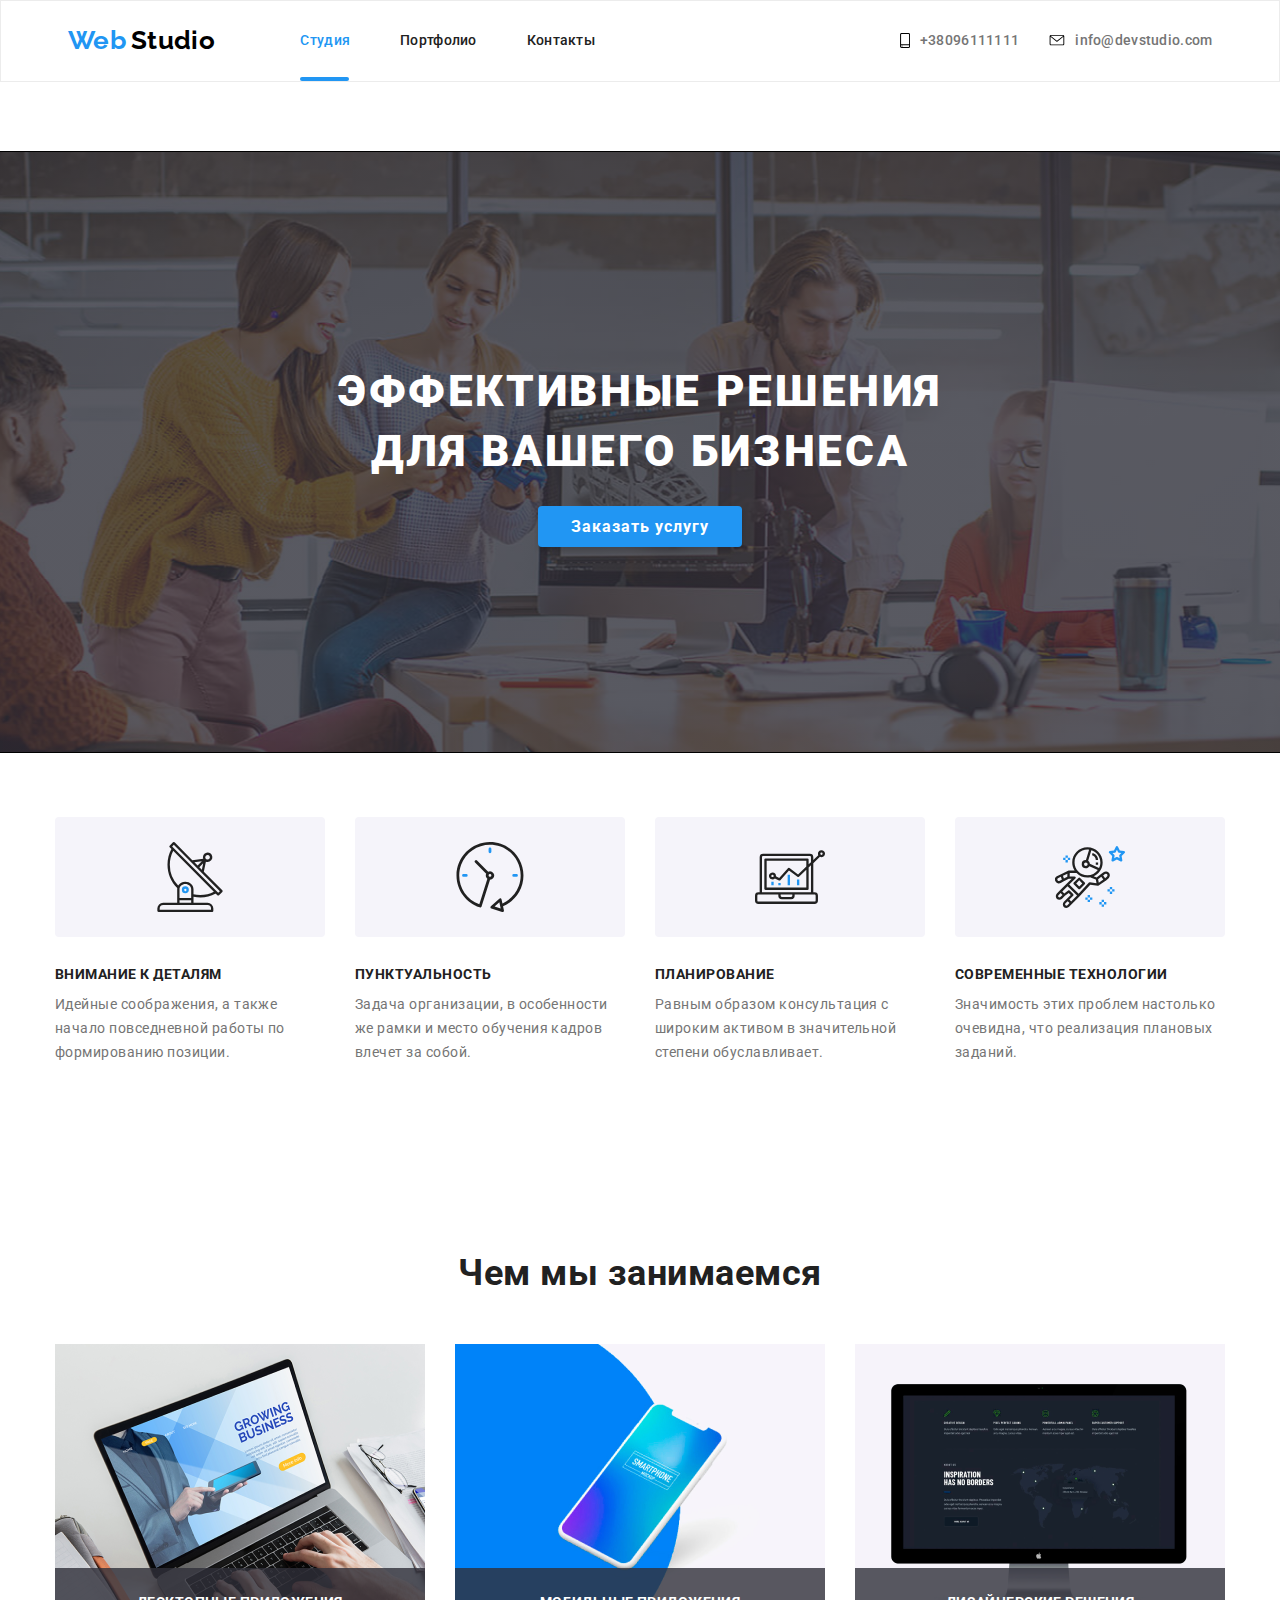
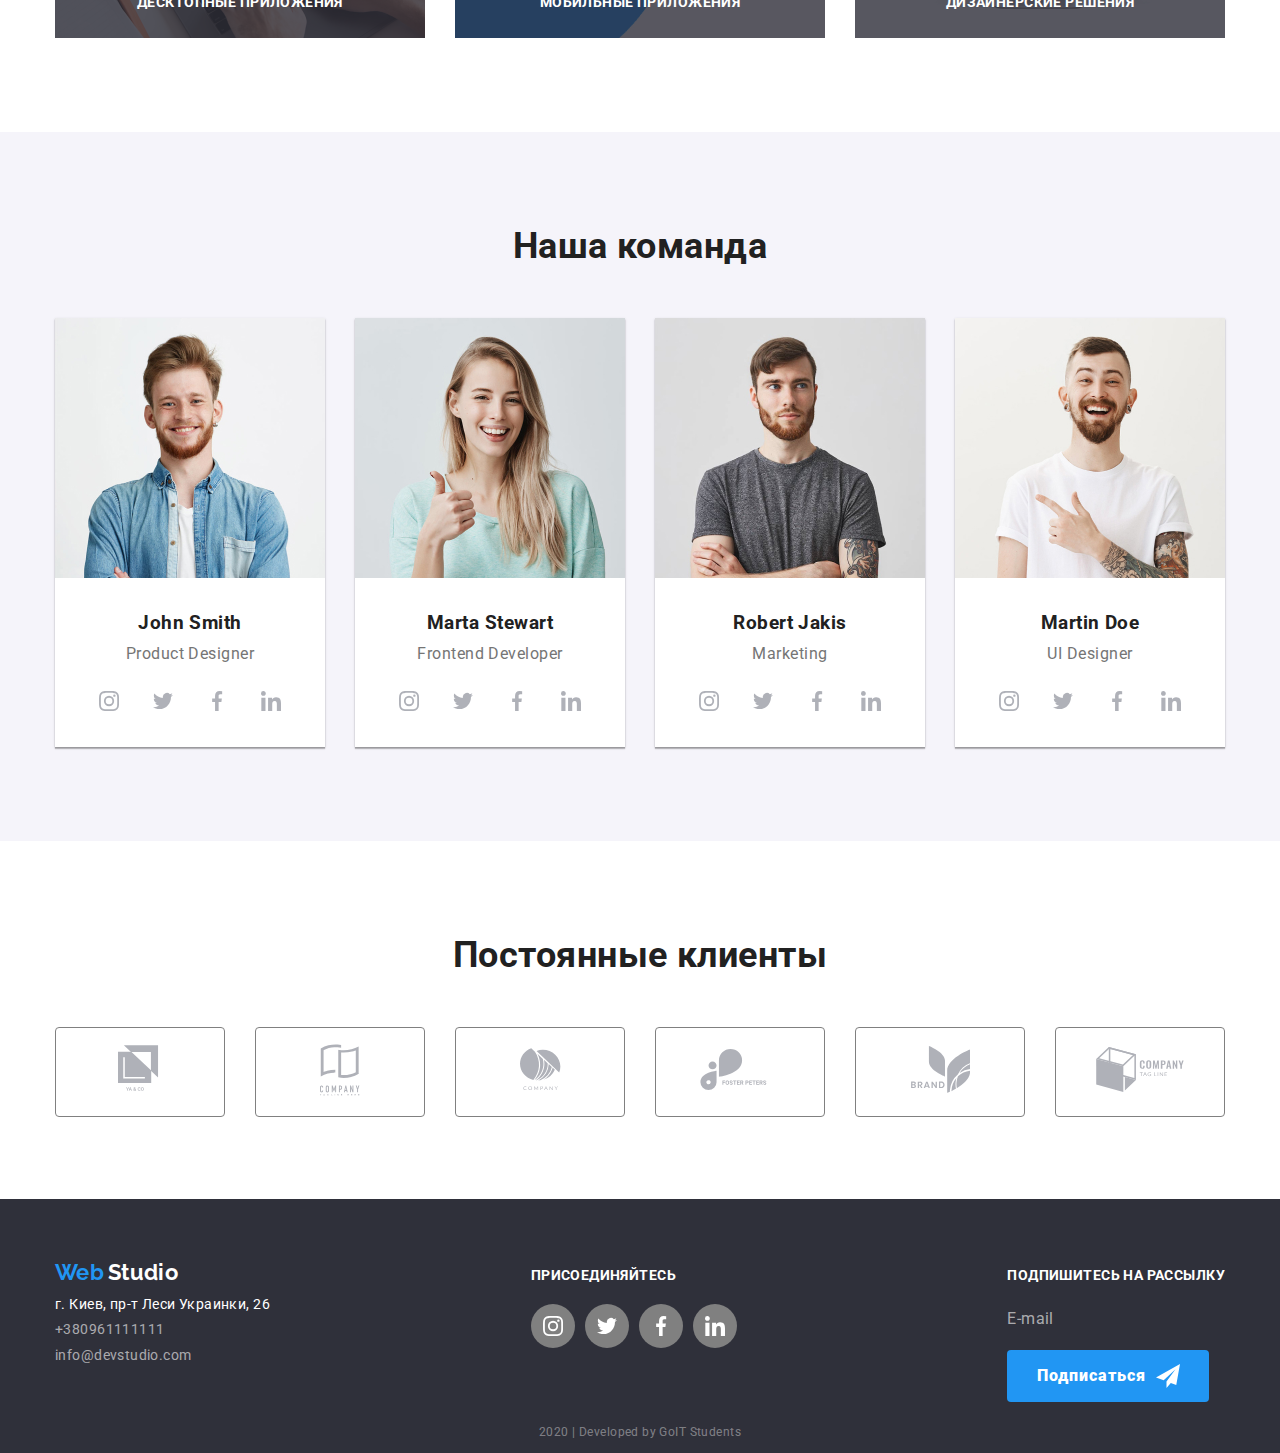
<file: index.html>
<!DOCTYPE html>
<html lang="en">
  <head>
    <meta charset="UTF-8" />
    <meta name="viewport" content="width=device-width, initial-scale=1.0" />
    <title>Document</title>
    <link
      href="https://fonts.googleapis.com/css2?family=Raleway:wght@700&family=Roboto:wght@400;500;700;900&display=swap"
      rel="stylesheet"
    />
    <link
      rel="stylesheet"
      href="https://cdnjs.cloudflare.com/ajax/libs/modern-normalize/0.6.0/modern-normalize.min.css"
    />
    <link rel="stylesheet" href="./css/styles.css" />
  </head>
  <body>
    <header>
      <div class="container main-container">
        <nav class="nav">
          <a href="/" class="logo-header">
            <span class="logo-header-blue">Web</span>
            <span class="logo-header-black">Studio</span>
          </a>
          <ul class="site-nav list">
            <li class="item">
              <a href="" class="link current-studio">Студия</a>
            </li>
            <li class="item">
              <a href="./portfolio.html" class="link">Портфолио</a>
            </li>
            <li class="item"><a href="" class="link">Контакты</a></li>
          </ul>
        </nav>
        <address class="contact">
          <a href="tel:+3809611111111" class="contact-link">
            <svg class="ico-n" width="10" height="15">
              <use href="./image/sprite.svg#smartphone"></use>
            </svg>
            +38096111111</a
          >
          <a class="contact-link" href="mailto:info@devstudio.com">
            <svg class="ico-n" width="16" height="11">
              <use href="./image/sprite.svg#envelope"></use>
            </svg>
            info@devstudio.com
          </a>
        </address>
      </div>
    </header>
    <main>
      <div class="overlay">
        <section class="hero">
          <h1 class="hero-title list">
            Эффективные решения <br />
            для вашего бизнеса
          </h1>
          <a href="" class="button-hero">Заказать услугу</a>
        </section>
      </div>
      <section class="section">
        <div class="container">
          <h2 class="section-title">Преимущества</h2>
          <ul class="feature-list list">
            <li class="item">
              <div class="rectangle">
                <svg class="feature-icone" width="70" height="70">
                  <use href="./image/sprite.svg#antenna-1"></use>
                </svg>
              </div>
              <h3 class="title">Внимание к деталям</h3>
              <p class="text-featute">
                Идейные соображения, а также начало повседневной работы по
                формированию позиции.
              </p>
            </li>
            <li class="item">
              <div class="rectangle">
                <svg class="feature-icone" width="70" height="70">
                  <use href="./image/sprite.svg#clock-1"></use>
                </svg>
              </div>
              <h3 class="title">Пунктуальность</h3>
              <p class="text-featute">
                Задача организации, в особенности же рамки и место обучения
                кадров влечет за собой.
              </p>
            </li>
            <li class="item">
              <div class="rectangle">
                <svg class="feature-icone" width="70" height="70">
                  <use href="./image/sprite.svg#diagram-1"></use>
                </svg>
              </div>
              <h3 class="title">Планирование</h3>
              <p class="text-featute">
                Равным образом консультация с широким активом в значительной
                степени обуславливает.
              </p>
            </li>
            <li class="item">
              <div class="rectangle">
                <svg class="feature-icone" width="70" height="70">
                  <use href="./image/sprite.svg#astronaut-1"></use>
                </svg>
              </div>
              <h3 class="title">Современные технологии</h3>
              <p class="text-featute">
                Значимость этих проблем настолько очевидна, что реализация
                плановых заданий.
              </p>
            </li>
          </ul>
        </div>
      </section>
      <section class="section">
        <div class="container">
          <h2 class="section-title-studio">Чем мы занимаемся</h2>
          <ul class="work-list list">
            <li class="item">
              <a href="">
                <img
                  class="work"
                  src="image/img.png"
                  alt="laptop"
                  width="370"
                />
              </a>
              <h3 class="title-work-text">Десктопные приложения</h3>
            </li>
            <li class="item">
              <a href="">
                <img class="work" src="image/box.png" alt="phone" width="370" />
              </a>
              <h3 class="title-work-text">Мобильные приложения</h3>
            </li>
            <li class="item">
              <a href="">
                <img
                  class="work"
                  src="image/img1.png"
                  alt="monitor"
                  width="370"
                />
              </a>
              <h3 class="title-work-text">Дизайнерские решения</h3>
            </li>
          </ul>
        </div>
      </section>
      <section class="section">
        <div class="team-bg">
          <div class="container">
            <h2 class="section-title-studio">Наша команда</h2>
            <ul class="team-list list">
              <li class="item-team">
                <img src="image/John.jpg" alt="John" width="270" />
                <h3 class="title">John Smith</h3>
                <p class="text-team">Product Designer</p>
                <ul class="icone-link list">
                  <li class="card">
                    <a
                      class="link-card"
                      href=""
                      aria-label="Ссылка на Instagram"
                    >
                      <svg class="icon-card" width="20" height="20">
                        <use href="./image/sprite.svg#instagram-2"></use>
                      </svg>
                    </a>
                  </li>
                  <li class="card">
                    <a class="link-card" href="" aria-label="Ссылка на Twitter">
                      <svg class="icon-card" width="20" height="20">
                        <use href="./image/sprite.svg#twitter-1"></use>
                      </svg>
                    </a>
                  </li>
                  <li class="card">
                    <a
                      class="link-card"
                      href=""
                      aria-label="Ссылка на Facebook"
                    >
                      <svg class="icon-card" width="20" height="20">
                        <use href="./image/sprite.svg#facebook-1"></use>
                      </svg>
                    </a>
                  </li>
                  <li class="card">
                    <a
                      class="link-card"
                      href=""
                      aria-label="Ссылка на Linkedin"
                    >
                      <svg class="icon-card" width="20" height="20">
                        <use href="./image/sprite.svg#linkedin-1"></use>
                      </svg>
                    </a>
                  </li>
                </ul>
              </li>

              <li class="item-team">
                <img src="image/Marta.jpg" alt="Marta" width="270" />
                <h3 class="title">Marta Stewart</h3>
                <p class="text-team">Frontend Developer</p>
                <ul class="icone-link list">
                  <li class="card">
                    <a
                      class="link-card"
                      href=""
                      aria-label="Ссылка на Instagram"
                    >
                      <svg class="icon-card" width="20" height="20">
                        <use href="./image/sprite.svg#instagram-2"></use>
                      </svg>
                    </a>
                  </li>
                  <li class="card">
                    <a class="link-card" href="" aria-label="Ссылка на Twitter">
                      <svg class="icon-card" width="20" height="20">
                        <use href="./image/sprite.svg#twitter-1"></use>
                      </svg>
                    </a>
                  </li>
                  <li class="card">
                    <a
                      class="link-card"
                      href=""
                      aria-label="Ссылка на Facebook"
                    >
                      <svg class="icon-card" width="20" height="20">
                        <use href="./image/sprite.svg#facebook-1"></use>
                      </svg>
                    </a>
                  </li>
                  <li class="card">
                    <a
                      class="link-card"
                      href=""
                      aria-label="Ссылка на Linkedin"
                    >
                      <svg class="icon-card" width="20" height="20">
                        <use href="./image/sprite.svg#linkedin-1"></use>
                      </svg>
                    </a>
                  </li>
                </ul>
              </li>

              <li class="item-team">
                <img src="image/Robert.jpg" alt="Robert" width="270" />
                <h3 class="title">Robert Jakis</h3>
                <p class="text-team">Marketing</p>
                <ul class="icone-link list">
                  <li class="card">
                    <a
                      class="link-card"
                      href=""
                      aria-label="Ссылка на Instagram"
                    >
                      <svg class="icon-card" width="20" height="20">
                        <use href="./image/sprite.svg#instagram-2"></use>
                      </svg>
                    </a>
                  </li>
                  <li class="card">
                    <a class="link-card" href="" aria-label="Ссылка на Twitter">
                      <svg class="icon-card" width="20" height="20">
                        <use href="./image/sprite.svg#twitter-1"></use>
                      </svg>
                    </a>
                  </li>
                  <li class="card">
                    <a class="link-card" href="" aria-label="Ссылка на Facebook"
                      ><svg class="icon-card" width="20" height="20">
                        <use href="./image/sprite.svg#facebook-1"></use>
                      </svg>
                    </a>
                  </li>
                  <li class="card">
                    <a class="link-card" href="" aria-label="Ссылка на Linkedin"
                      ><svg class="icon-card" width="20" height="20">
                        <use href="./image/sprite.svg#linkedin-1"></use>
                      </svg>
                    </a>
                  </li>
                </ul>
              </li>

              <li class="item-team">
                <img src="image/Martin.jpg" alt="Martin" width="270" />
                <h3 class="title">Martin Doe</h3>
                <p class="text-team">UI Designer</p>
                <ul class="icone-link list">
                  <li class="card">
                    <a
                      class="link-card"
                      href=""
                      aria-label="Ссылка на Instagram"
                    >
                      <svg class="icon-card" width="20" height="20">
                        <use href="./image/sprite.svg#instagram-2"></use>
                      </svg>
                    </a>
                  </li>
                  <li class="card">
                    <a class="link-card" href="" aria-label="Ссылка на Twitter">
                      <svg class="icon-card" width="20" height="20">
                        <use href="./image/sprite.svg#twitter-1"></use>
                      </svg>
                    </a>
                  </li>
                  <li class="card">
                    <a
                      class="link-card"
                      href=""
                      aria-label="Ссылка на Facebook"
                    >
                      <svg class="icon-card" width="20" height="20">
                        <use href="./image/sprite.svg#facebook-1"></use>
                      </svg>
                    </a>
                  </li>
                  <li class="card">
                    <a
                      class="link-card"
                      href=""
                      aria-label="Ссылка на Linkedin"
                    >
                      <svg class="icon-card" width="20" height="20">
                        <use href="./image/sprite.svg#linkedin-1"></use>
                      </svg>
                    </a>
                  </li>
                </ul>
              </li>
            </ul>
          </div>
        </div>
      </section>
      <section class="section">
        <div class="container">
          <h2 class="section-title-studio">Постоянные клиенты</h2>
          <ul class="client-list list">
            <li class="item-client">
              <a class="link" href="">
                <svg class="logo-clients" width="44.27" height="49.23">
                  <use href="./image/sprite.svg#logo-1"></use>
                </svg>
              </a>
            </li>
            <li class="item-client">
              <a href="">
                <svg class="logo-clients" width="40" height="52">
                  <use href="./image/sprite.svg#logo-2"></use>
                </svg>
              </a>
            </li>
            <li class="item-client">
              <a href="">
                <svg class="logo-clients" width="41" height="42.6">
                  <use href="./image/sprite.svg#logo-3"></use>
                </svg>
              </a>
            </li>
            <li class="item-client">
              <a class="logo-clients" href="">
                <svg width="79.66" height="42.02">
                  <use href="./image/sprite.svg#logo-4"></use>
                </svg>
              </a>
            </li>
            <li class="item-client">
              <a href="">
                <svg class="logo-clients" width="59" height="47">
                  <use href="./image/sprite.svg#logo-5"></use>
                </svg>
              </a>
            </li>
            <li class="item-client">
              <a href="">
                <svg class="logo-clients" width="88.48" height="45.44">
                  <use href="./image/sprite.svg#logo-6"></use>
                </svg>
              </a>
            </li>
          </ul>
        </div>
      </section>
    </main>
    <footer class="page-footer">
      <div class="container main-container-footer">
        <div class="address">
          <a href="" class="logo-footer">
            <span class="logo-footer-blue">Web</span>
            <span class="logo-footer-white">Studio</span>
          </a>
          <address class="contact-us">
            г. Киев, пр-т Леси Украинки, 26
            <a href="tel:+3809611111111" class="contact-us-link"
              >+380961111111</a
            >
            <a href="mailto:info@devstudio.com" class="contact-us-link"
              >info@devstudio.com
            </a>
          </address>
        </div>
        <div class="social">
          <b class="join">присоединяйтесь</b>
          <ul class="icone-link list">
            <li>
              <a class="icon" href="" aria-label="Ссылка на Instagram">
                <svg class="social-link" width="20" height="20">
                  <use href="./image/sprite.svg#instagram-2"></use>
                </svg>
              </a>
            </li>
            <li>
              <a class="icon" href="" aria-label="Ссылка на Twitter">
                <svg class="social-link" width="20" height="20">
                  <use href="./image/sprite.svg#twitter-1"></use>
                </svg>
              </a>
            </li>
            <li>
              <a class="icon" href="" aria-label="Ссылка на Facebook">
                <svg class="social-link" width="20" height="20">
                  <use href="./image/sprite.svg#facebook-1"></use>
                </svg>
              </a>
            </li>
            <li>
              <a class="icon" href="" aria-label="Ссылка на Linkedin">
                <svg class="social-link" width="20" height="20">
                  <use href="./image/sprite.svg#linkedin-1"></use>
                </svg>
              </a>
            </li>
          </ul>
        </div>
        <div class="subscribing">
          <b class="join">подпишитесь на рассылку</b>
          <p class="text-mail">E-mail</p>
          <a href="" class="button-footer"
            >Подписаться
            <svg class="icone-send" width="24" height="24">
              <use href="./image/sprite.svg#icon-send"></use>
            </svg>
          </a>
        </div>
      </div>
      <p class="text-copy container">2020 | Developed by GoIT Students</p>
    </footer>
  </body>
</html>
</file>
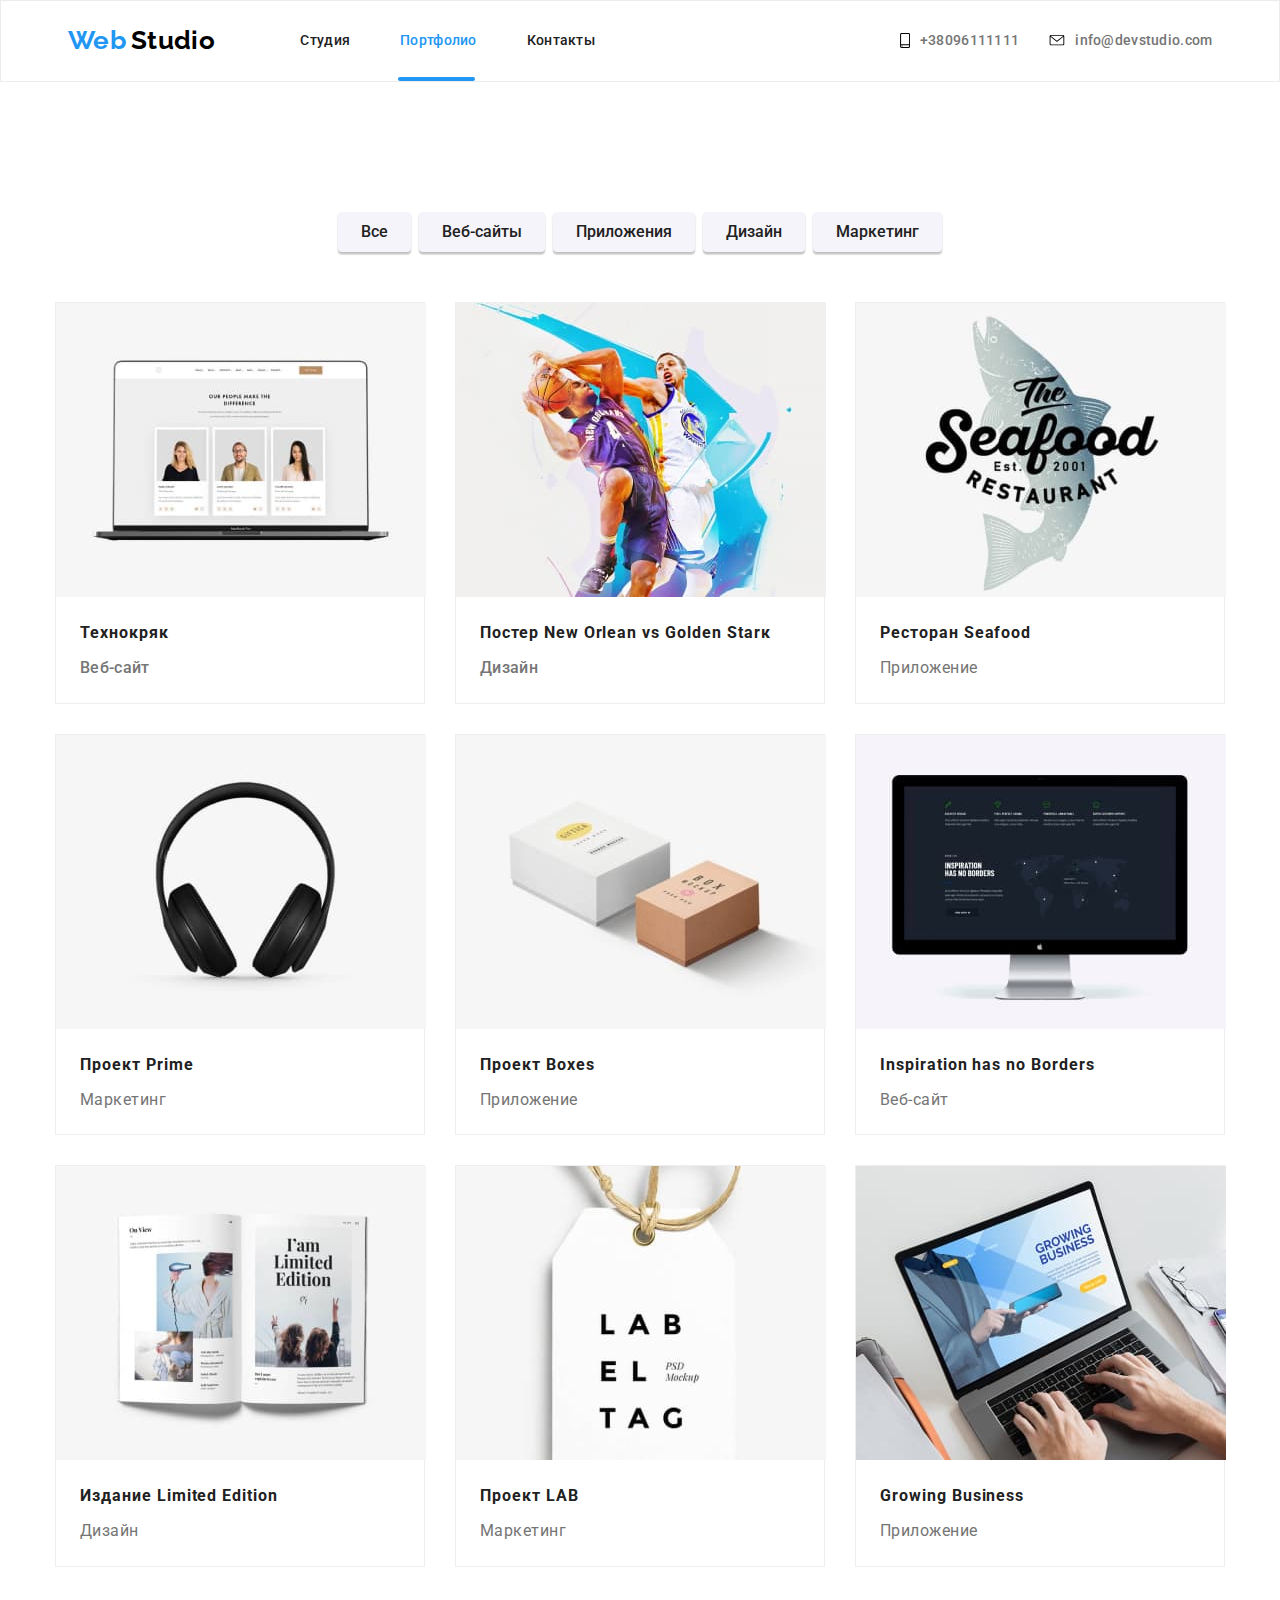
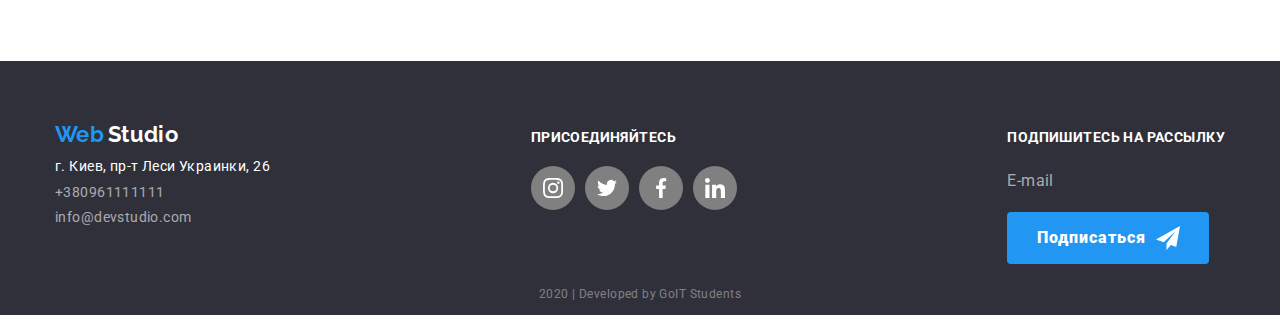
<file: portfolio.html>
<!DOCTYPE html>
<html lang="en">
  <head>
    <meta charset="UTF-8" />
    <meta name="viewport" content="width=device-width, initial-scale=1.0" />
    <title>Portfolio page</title>
    <link
      href="https://fonts.googleapis.com/css2?family=Raleway:wght@700&family=Roboto:wght@400;500;700;900&display=swap"
      rel="stylesheet"
    />
    <link
      rel="stylesheet"
      href="https://cdnjs.cloudflare.com/ajax/libs/modern-normalize/0.6.0/modern-normalize.min.css"
    />
    <link rel="stylesheet" href="./css/styles.css" />
  </head>
  <body>
    <header>
      <div class="container main-container-portfolio">
        <nav class="nav">
          <a href="/" class="logo-header">
            <span class="logo-header-blue">Web</span>
            <span class="logo-header-black">Studio</span>
          </a>
          <ul class="site-nav list">
            <li class="item"><a href="./index.html" class="link">Студия</a></li>
            <li class="item">
              <a href="" class="link current-portfolio">Портфолио</a>
            </li>
            <li class="item"><a href="" class="link">Контакты</a></li>
          </ul>
        </nav>
        <address class="contact">
          <a href="tel:+3809611111111" class="contact-link">
            <svg class="ico-n" width="10" height="15">
              <use href="./image/sprite.svg#smartphone"></use>
            </svg>
            +38096111111</a
          >
          <a class="contact-link" href="mailto:info@devstudio.com">
            <svg class="ico-n" width="16" height="11">
              <use href="./image/sprite.svg#envelope"></use>
            </svg>
            info@devstudio.com
          </a>
        </address>
      </div>
    </header>
    <main>
      <section class="section">
        <div class="container">
          <h1 class="title-portfolio">Our projects</h1>
          <ul class="filter-list list">
            <li class="item">
              <button type="button" class="buttton-primary">
                Все
              </button>
            </li>
            <li class="item">
              <button type="button" class="buttton-secondary">Веб-сайты</button>
            </li>
            <li class="item">
              <button type="button" class="buttton-secondary">
                Приложения
              </button>
            </li>
            <li class="item">
              <button type="button" class="buttton-secondary">Дизайн</button>
            </li>
            <li class="item">
              <button type="button" class="buttton-secondary">Маркетинг</button>
            </li>
          </ul>
          <ul class="our-works-list list">
            <li class="item">
              <a class="projects link" href="">
                <div class="pj-link">
                  <img
                    class="work"
                    src="./image-portfolio/img.jpg"
                    alt="img"
                    width="370"
                  />
                  <p class="secondary-text">
                    Технокряк это современная площадка распространения
                    коронавируса. Компании используют эту платформу для
                    цифрового шпионажа и атак на защищённые сервера конкурентов.
                  </p>
                </div>
                <h2 class="section-title-portfolio">Технокряк</h2>
                <p class="primary-text">Веб-сайт</p>
              </a>
            </li>
            <li class="item">
              <a class="projects link" href="">
                <div class="pj-link">
                  <img
                    class="work"
                    src="./image-portfolio/img1.jpg"
                    alt="Poster"
                    width="370"
                  />
                  <p class="secondary-text">
                    Технокряк это современная площадка распространения
                    коронавируса. Компании используют эту платформу для
                    цифрового шпионажа и атак на защищённые сервера конкурентов.
                  </p>
                </div>
                <h2 class="section-title-portfolio">
                  Постер New Orlean vs Golden Starк
                </h2>
                <p class="primary-text">Дизайн</p>
              </a>
            </li>
            <li class="item">
              <a class="projects" href="">
                <div class="pj-link">
                  <img
                    class="work"
                    src="./image-portfolio/img2.jpg"
                    alt="Seafood"
                    width="370"
                  />
                  <p class="secondary-text">
                    Технокряк это современная площадка распространения
                    коронавируса. Компании используют эту платформу для
                    цифрового шпионажа и атак на защищённые сервера конкурентов.
                  </p>
                </div>
                <h2 class="section-title-portfolio">Ресторан Seafood</h2>
                <p class="primary-text">Приложение</p>
              </a>
            </li>
            <li class="item">
              <a class="projects" href="">
                <div class="pj-link">
                  <img
                    class="work"
                    src="./image-portfolio/img3.jpg"
                    alt="headphones"
                    width="370"
                  />
                  <p class="secondary-text">
                    Технокряк это современная площадка распространения
                    коронавируса. Компании используют эту платформу для
                    цифрового шпионажа и атак на защищённые сервера конкурентов.
                  </p>
                </div>
                <h2 class="section-title-portfolio">Проект Prime</h2>
                <p class="primary-text">Маркетинг</p>
              </a>
            </li>
            <li class="item">
              <a class="projects" href="">
                <div class="pj-link">
                  <img
                    class="work"
                    src="./image-portfolio/img4.jpg"
                    alt="box"
                    width="370"
                  />
                  <p class="secondary-text">
                    Технокряк это современная площадка распространения
                    коронавируса. Компании используют эту платформу для
                    цифрового шпионажа и атак на защищённые сервера конкурентов.
                  </p>
                </div>
                <h2 class="section-title-portfolio">Проект Boxes</h2>
                <p class="primary-text">Приложение</p>
              </a>
            </li>
            <li class="item">
              <a class="projects" href="">
                <div class="pj-link">
                  <img
                    class="work"
                    src="./image-portfolio/img5.jpg"
                    alt="monitor"
                    width="370"
                  />
                  <p class="secondary-text">
                    Технокряк это современная площадка распространения
                    коронавируса. Компании используют эту платформу для
                    цифрового шпионажа и атак на защищённые сервера конкурентов.
                  </p>
                </div>
                <h2 class="section-title-portfolio">
                  Inspiration has no Borders
                </h2>
                <p class="primary-text">Веб-сайт</p>
              </a>
            </li>
            <li class="item">
              <a class="projects" class="projects" href="">
                <div class="pj-link">
                  <img
                    class="work"
                    src="./image-portfolio/img6.jpg"
                    alt="book"
                    width="370"
                  />
                  <p class="secondary-text">
                    Технокряк это современная площадка распространения
                    коронавируса. Компании используют эту платформу для
                    цифрового шпионажа и атак на защищённые сервера конкурентов.
                  </p>
                </div>
                <h2 class="section-title-portfolio">
                  Издание Limited Edition
                </h2>
                <p class="primary-text">Дизайн</p>
              </a>
            </li>
            <li class="item">
              <a class="projects" href="">
                <div class="pj-link">
                  <img
                    class="work"
                    src="./image-portfolio/img7.jpg"
                    alt="lab"
                    width="370"
                  />
                  <p class="secondary-text">
                    Технокряк это современная площадка распространения
                    коронавируса. Компании используют эту платформу для
                    цифрового шпионажа и атак на защищённые сервера конкурентов.
                  </p>
                </div>
                <h2 class="section-title-portfolio">Проект LAB</h2>
                <p class="primary-text">Маркетинг</p>
              </a>
            </li>
            <li class="item">
              <a class="projects" href="">
                <div class="pj-link">
                  <img
                    class="work"
                    src="./image-portfolio/img8.jpg"
                    alt="notebook"
                    width="370"
                  />
                  <p class="secondary-text">
                    Технокряк это современная площадка распространения
                    коронавируса. Компании используют эту платформу для
                    цифрового шпионажа и атак на защищённые сервера конкурентов.
                  </p>
                </div>
                <h2 class="section-title-portfolio">Growing Business</h2>
                <p class="primary-text">Приложение</p>
              </a>
            </li>
          </ul>
        </div>
      </section>
    </main>
    <footer class="page-footer">
      <div class="container main-container-footer">
        <div class="address">
          <a href="" class="logo-footer">
            <span class="logo-footer-blue">Web</span>
            <span class="logo-footer-white">Studio</span>
          </a>
          <address class="contact-us">
            г. Киев, пр-т Леси Украинки, 26
            <a href="tel:+3809611111111" class="contact-us-link"
              >+380961111111</a
            >
            <a href="mailto:info@devstudio.com" class="contact-us-link"
              >info@devstudio.com
            </a>
          </address>
        </div>
        <div class="social">
          <b class="join">присоединяйтесь</b>
          <ul class="icone-link list">
            <li>
              <a class="icon" href="" aria-label="Ссылка на Instagram">
                <svg class="social-link" width="20" height="20">
                  <use href="./image/sprite.svg#instagram-2"></use>
                </svg>
              </a>
            </li>
            <li>
              <a class="icon" href="" aria-label="Ссылка на Twitter">
                <svg class="social-link" width="20" height="20">
                  <use href="./image/sprite.svg#twitter-1"></use>
                </svg>
              </a>
            </li>
            <li>
              <a class="icon" href="" aria-label="Ссылка на Facebook">
                <svg class="social-link" width="20" height="20">
                  <use href="./image/sprite.svg#facebook-1"></use>
                </svg>
              </a>
            </li>
            <li>
              <a class="icon" href="" aria-label="Ссылка на Linkedin">
                <svg class="social-link" width="20" height="20">
                  <use href="./image/sprite.svg#linkedin-1"></use>
                </svg>
              </a>
            </li>
          </ul>
        </div>
        <div class="subscribing">
          <b class="join">подпишитесь на рассылку</b>
          <p class="text-mail">E-mail</p>
          <a href="" class="button-footer"
            >Подписаться
            <svg class="icone-send" width="24" height="24">
              <use href="./image/sprite.svg#icon-send"></use>
            </svg>
          </a>
        </div>
      </div>
      <p class="text-copy container">2020 | Developed by GoIT Students</p>
    </footer>
  </body>
</html>
</file>
<file: css/styles.css>
:root {
  --primary-text-color: #212121;
  --secondary-text-color: #ffffff;
  --title-text-color: #212121;
  --accent-color: #2196f3;
  --paragraph-text-color: #757575;
  --primary-bg-color: #e5e5e5;
  --secondary-bg-color: #f5f4fa;
  --footer-bg-color: #2f303a;
}

body {
  margin: 0;

  color: var(--primary-text-color);

  font-family: Roboto, sans-serif;
  letter-spacing: 0.03em;
}

.list {
  list-style: none;
  padding: 0;
  bottom: 0;
}
.container {
  width: 1200px;
  padding-left: 15px;
  padding-right: 15px;
  margin: 0;
  margin-left: auto;
  margin-right: auto;
}
.main-container {
  display: flex;
  justify-content: center;
  align-items: center;
  width: 100%;
  border: 1px solid #ececec;
  margin-bottom: 70px;
}
.main-container-portfolio {
  display: flex;
  justify-content: center;
  align-items: center;
  width: 100%;
  border: 1px solid #ececec;
  margin-bottom: 93px;
}

/* цвет основного тескта #212121 */
/* вторичный цвет текст #FFFFFF */
/* цвет текста абзаца #757575 */
/* цвет почти и тел rgba(255, 255, 255, 0.6) */
/* акцент #2196F3 */
/* цвет web #2196F3*/
/* цвет studio #000000 */
/* вторичный цвет фона #F5F4FA */

/*Logo header*/
.logo-header {
  padding-top: 24px;
  padding-bottom: 25px;
  margin-right: 85px;

  text-decoration: none;
}
.logo-header-blue {
  color: var(--accent-color);

  font-family: Raleway, sans-serif;
  font-weight: 700;
  font-size: 26px;
  line-height: 1.19;
}

.logo-header-black {
  padding-top: 24px;
  padding-bottom: 24px;
  color: #000000;

  font-family: Raleway, sans-serif;
  font-weight: 700;
  font-size: 26px;
  line-height: 1.19;
}
/*logo footer*/
.logo-footer {
  text-decoration: none;
  display: block;
  margin-top: 60px;

  margin-bottom: 10px;
}
.logo-footer-blue {
  color: var(--accent-color);

  font-family: Raleway, sans-serif;
  font-weight: 700;
  font-size: 22px;
  line-height: 1.18;
}
.logo-footer-white {
  color: var(--secondary-text-color);

  font-family: Raleway, sans-serif;
  font-weight: 700;
  font-size: 22px;
  line-height: 1.18;
}

/* Site nav*/
.nav {
  display: flex;
  align-items: center;
}
.site-nav {
  display: flex;
  margin: 0;

  position: relative;
}
.site-nav .item:not(:last-child) {
  margin-right: 50px;
}

.site-nav .item {
  padding-top: 32px;
  padding-bottom: 32px;
}
.site-nav .link {
  color: var(--primary-text-color);

  font-weight: 500;
  font-size: 14px;
  line-height: 1.14;
  letter-spacing: 0.02em;
  transition: color 250ms cubic-bezier(0.4, 0, 0.2, 1);
}
.site-nav .link:hover,
.site-nav .link:focus {
  color: var(--accent-color);
}
.link.current-studio::after {
  content: "";
  position: absolute;
  bottom: 0;
  left: 0;
  width: 49px;
  height: 4px;

  background-color: var(--accent-color);
  border-radius: 2px;
}
.site-nav .link.current-studio {
  color: var(--accent-color);
}
.link.current-portfolio::after {
  content: "";
  position: absolute;
  bottom: 0;
  left: 98px;
  width: 77px;
  height: 4px;

  background-color: var(--accent-color);
  border-radius: 2px;
}
.site-nav .link.link.current-portfolio {
  color: var(--accent-color);
}
/* Address*/
.contact {
  display: flex;
  /*margin-left: auto;*/
  align-items: center;
  margin-left: 305px;
}
.link {
  text-decoration: none;
  font-weight: 500;
  line-height: 1.14;
  letter-spacing: 0.02em;
  display: block;
}
.contact-link + .contact-link {
  margin-left: 30px;
}

.contact-link {
  color: var(--paragraph-text-color);
  display: flex;
  align-items: center;

  text-decoration: none;
  font-weight: 500;
  font-size: 14px;
  font-style: normal;
  line-height: 1.14;
  letter-spacing: 0.02em;

  transition: color 250ms cubic-bezier(0.4, 0, 0.2, 1);
}

.ico-n {
  margin-right: 10px;
  transition: fill 250ms cubic-bezier(0.4, 0, 0.2, 1);
}

.contact-link:hover,
.contact-link:focus {
  color: var(--accent-color);
}

.contact-link:hover .ico-n,
.contact-link:focus .ico-n {
  fill: var(--accent-color);
}

/*Hero*/
.hero {
  margin-left: auto;
  margin-right: auto;
  text-align: center;
}
.hero-title {
  margin-top: 0;
  margin-bottom: 30px;
  color: var(--secondary-text-color);

  font-weight: 900;
  font-size: 44px;
  line-height: 1.36;

  letter-spacing: 0.06em;
  text-transform: uppercase;
}

/*Section studio*/
.section-title {
  visibility: hidden;
  margin-top: 0;
  margin-bottom: 0;
  color: var(--title-text-color);

  font-weight: 700;
  font-size: 36px;
  line-height: 42px;
  text-align: center;
}

.section-title-studio {
  margin-top: 0;
  margin-bottom: 0;
  padding-bottom: 50px;
  padding-top: 94px;
  color: var(--title-text-color);

  font-weight: 700;
  font-size: 36px;
  line-height: 1.16;
  text-align: center;
}
/*Section portfolio*/

.section-title-portfolio {
  padding-top: 20px;
  padding-bottom: 4px;
  margin: 0;
  color: var(--title-text-color);

  font-weight: 700;
  font-size: 18px;
  line-height: 2;
  letter-spacing: 0.06em;
}

/*Section list*/
.feature-list {
  display: flex;
  flex-wrap: wrap;
  margin-top: 0;
  margin-bottom: 94px;
}
.feature-list .item {
  width: 270px;
  margin-right: 30px;
}
.feature-list .item:nth-child(4n) {
  margin-right: 0;
}
.feature-list .item:nth-last-child(-n + 4) {
  margin-bottom: 0px;
}
.feature-list .title {
  color: var(--title-text-color);

  font-weight: 700;
  font-size: 14px;
  line-height: 1.14;
  text-transform: uppercase;
}
.feature-icone {
  margin-left: 100px;
  margin-right: 100px;
  margin-top: 25px;
  margin-bottom: 25px;
}
.rectangle {
  width: 270px;
  height: 120px;
  background-color: #f5f4fa;
  border-radius: 4px;
}
.work {
  display: block;
}

.work-list {
  display: flex;

  margin-top: 0;
  margin-bottom: 94px;
  position: relative;
}
.work-list .item {
  width: 370px;
  margin-right: 30px;
}
.work-list .item:nth-child(3n) {
  margin-right: 0;
}
.work-list .item:nth-last-child(-n + 3) {
  margin-bottom: 0px;
}
.work-list .title {
  color: var(--secondary-text-color);

  font-weight: 700;
  font-size: 14px;
  line-height: 1.14;
  text-transform: uppercase;
}
.team-list {
  display: flex;
  flex-wrap: wrap;
  text-align: center;
  margin-top: 0;
  margin-bottom: 94px;
}
.icone-link {
  display: flex;
  text-align: center;
}
.team-bg {
  background: #f5f4fa;
  width: 100%;
  display: flex;
  text-align: center;
  justify-content: center;
}
.item-team {
  background-color: var(--secondary-text-color);
  box-shadow: 0px 2px 1px rgba(0, 0, 0, 0.2), 0px 1px 1px rgba(0, 0, 0, 0.14),
    0px 1px 3px rgba(0, 0, 0, 0.12);
}
.team-list .item-team {
  align-items: center;
  width: 270px;
  margin-right: 30px;
}
.team-list .item-team:nth-child(4n) {
  margin-right: 0;
}
.team-list .item-team:nth-last-child(-n + 4) {
  margin-bottom: 0px;
}
.team-title {
  color: var(--secondary-text-color);

  font-weight: 500;
  font-size: 16px;
  line-height: 1.19;
}

/*Section our clients*/
.client-list {
  display: flex;
  justify-content: space-between;
  margin-top: 0;
  margin-bottom: 82px;
}
.client-list .item-client {
  display: flex;
  justify-content: center;
  align-items: center;
  width: 170px;
  height: 90px;
  border: 1px solid grey;
  border-radius: 4px;

  fill: #afb1b8;
  transition: border-color 250ms cubic-bezier(0.4, 0, 0.2, 1);
}
.client-list .item-client:nth-child(6n) {
  margin-right: 0;
}
.client-list .item-client:nth-last-child(-n + 6) {
  margin-bottom: 0px;
}
.logo-clients {
  fill: #afb1b8;
  transition: fill 250ms cubic-bezier(0.4, 0, 0.2, 1);
}

.item-client:hover,
.item-client:focus-within {
  border-color: var(--accent-color);
  cursor: pointer;
}
.item-client:hover .logo-clients,
.item-client:focus-within .logo-clients {
  fill: var(--accent-color);
  cursor: pointer;
}

/*section filter list*/

.filter-list {
  display: flex;
  justify-content: center;
  text-align: center;
  margin-bottom: 50px;
  margin-top: 0;
}
.filter-list .item:not(:last-child) {
  margin-right: 8px;
}
/*Section our works*/

.our-works-list {
  display: flex;
  flex-wrap: wrap;
  margin-top: 0;
  margin-bottom: 94px;
}
.our-works-list .item {
  width: calc((100% - 60px) / 3);
  margin-right: 30px;
  margin-bottom: 30px;
}
.our-works-list .item:nth-child(3n) {
  margin-right: 0;
}
.our-works-list .item:nth-last-child(-n + 3) {
  margin-bottom: 0px;
}

/* text studio*/
.text-featute {
  margin: 0;
  margin-top: 10px;
  color: var(--paragraph-text-color);

  font-size: 14px;
  line-height: 1.71;
}
.text-team {
  margin: 0;
  margin-top: 10px;
  color: var(--paragraph-text-color);

  font-size: 16px;
  line-height: 1.19;
}

.title {
  margin-top: 30px;
  margin-bottom: 0;
}
.title-portfolio {
  visibility: hidden;
  margin-top: 0;
  margin-bottom: 0;
}
.section-title-portfolio {
  display: inline-block;
  margin: 0;
  min-width: 322px;
  padding-left: 24px;
  padding-right: 24px;
  font-size: 16px;
}
.title-work-text {
  text-align: center;
  margin-top: 0;
  margin-bottom: 0;
  padding-top: 27px;
  padding-bottom: 27px;

  color: var(--secondary-text-color);
  width: 370px;
  height: 70px;

  position: absolute;

  bottom: 0px;

  background: rgba(47, 48, 58, 0.8);
  border-radius: 0px;
  font-family: Roboto;
  font-weight: 700;
  font-size: 14px;
  line-height: 1.14;

  letter-spacing: 0.03em;
  text-transform: uppercase;
}
.projects {
  display: block;
  text-decoration: none;
  background: #ffffff;
  border: 1px solid #eeeeee;
  width: 370px;
}
.projects:hover .pj-link::before,
.projects:hover .secondary-text,
.projects:focus .pj-link::before,
.projects:focus .secondary-text {
  transform: translateY(0);
  opacity: 1;
  cursor: pointer;
}
.projects:hover,
.projects:focus {
  box-shadow: 1px 4px 6px rgba(0, 0, 0, 0.16), 0px 4px 4px rgba(0, 0, 0, 0.06),
    0px 1px 1px rgba(0, 0, 0, 0.12);
}

.pj-link {
  position: relative;
  display: block;
  margin: 0;
  width: 370px;
  background: #ffffff;
  overflow: hidden;
}

.pj-link::before {
  content: "";
  display: inline-block;
  position: absolute;
  opacity: 0;
  width: 100%;
  height: 100%;

  background-color: rgba(33, 150, 243, 0.9);
  transform: translateY(100%);
  transition: transform 250ms cubic-bezier(0.4, 0, 0.2, 1),
    opacity 250ms cubic-bezier(0.4, 0, 0.2, 1);
}

/*text portfolio*/
.primary-text {
  padding-bottom: 20px;
  padding-left: 24px;
  padding-right: 24px;

  margin: 0;
  color: var(--paragraph-text-color);

  font-size: 16px;
  line-height: 1.87;
}
.secondary-text {
  position: absolute;
  top: 63px;
  left: 24px;
  width: 322px;
  opacity: 0;

  margin: 0;
  color: var(--paragraph-text-color);
  font-size: 18px;
  line-height: 1.56;
  transform: translateY(100%);
  transition: transform 250ms cubic-bezier(0.4, 0, 0.2, 1),
    opacity 250ms cubic-bezier(0.4, 0, 0.2, 1);
}

.text-mail {
  color: rgba(255, 255, 255, 0.6);
  margin-top: 21px;

  font-size: 16px;
  line-height: 1.87;
}
.text-copy {
  margin-top: 0;
  margin-bottom: 0;
  padding-top: 18px;
  padding-bottom: 9px;

  color: rgba(255, 255, 255, 0.4);

  font-size: 12px;
  line-height: 2;
  text-align: center;
}
/*Social icons*/
.icone-link {
  display: flex;
  align-items: center;
  justify-content: center;
  margin: 0;
  margin-top: 16px;
}
/*.icone-link :hover,
.icone-link :focus {
  color: var(--accent-color);
}*/

/*footer*/
.address {
  display: flex;
  align-items: baseline;
  flex-direction: column;
  justify-content: space-between;
  font-style: normal;
}

.page-footer {
  color: var(--secondary-text-color);
  background-color: var(--footer-bg-color);

  font-family: Roboto;
  font-size: 14px;
  line-height: 1.17;
  letter-spacing: 0.03em;
}

.contact-us {
  font-style: normal;
}
.contact-us-link {
  display: flex;
  margin-top: 9px;

  text-decoration: none;
  font-style: normal;
  color: rgba(255, 255, 255, 0.6);
  transition: color 250ms cubic-bezier(0.4, 0, 0.2, 1);
}
.contact-us-link:hover,
.contact-us-link:focus {
  color: var(--accent-color);
}

.join {
  display: flex;
  align-items: baseline;
  margin-top: 68px;
  margin-bottom: 21px;

  color: var(--secondary-text-color);

  font-family: Roboto;
  font-weight: 700;
  font-size: 14px;
  line-height: 16px;
  letter-spacing: 0.03em;
  text-transform: uppercase;
}

.icon {
  display: flex;
  justify-content: center;
  align-items: center;
  padding: 0;
  margin-right: 10px;
  border: none;
  width: 44px;
  height: 44px;
  border-radius: 50%;
  background-color: grey;
  fill: var(--secondary-text-color);
  transition: background-color 250ms cubic-bezier(0.4, 0, 0.2, 1);
}

.icon:hover,
.icon:focus-within {
  cursor: pointer;
  background-color: var(--accent-color);
}
.social-link {
  fill: var(--secondary-text-color);
}
.card {
  padding: 0;
  margin-bottom: 24px;
  margin-right: 10px;
}
.card:last-child {
  margin-right: 0px;
}

.link-card {
  display: flex;
  justify-content: center;
  align-items: center;
  width: 44px;
  height: 44px;
  border: none;
  border-radius: 50%;
  transition: background-color 250ms cubic-bezier(0.4, 0, 0.2, 1);
}
.icon-card {
  fill: #afb1b8;
  transition: fill 250ms cubic-bezier(0.4, 0, 0.2, 1);
}

.link-card:hover,
.link-card:focus {
  background-color: var(--accent-color);
  cursor: pointer;
}
.link-card:hover .icon-card,
.link-card:focus .icon-card {
  fill: var(--secondary-text-color);
  cursor: pointer;
}
.main-container-footer {
  display: flex;
  justify-content: space-between;
  align-items: baseline;
}
/*button studio*/

.button-hero {
  padding: 10px 32px;
  color: var(--secondary-text-color);
  background-color: var(--accent-color);
  border: 1px solid transparent;
  border-radius: 4px;
  box-shadow: 0px 4px 4px rgba(0, 0, 0, 0.15);
  text-decoration: none;
  font-weight: 700;
  font-size: 16px;
  line-height: 30px;
  letter-spacing: 0.06em;
  text-align: center;
}

.button-footer {
  display: inline-flex;
  justify-content: center;
  align-items: center;
  padding-top: 10px;
  border: 1px solid transparent;
  padding-bottom: 10px;
  padding-left: 29px;
  padding-right: 28px;
  border-radius: 4px;
  min-width: 143px;
  color: var(--secondary-text-color);
  background-color: var(--accent-color);

  font-weight: 900;
  font-size: 16px;
  line-height: 1.87;
  letter-spacing: 0.06em;
  text-align: center;
  text-decoration: none;
}
.icone-send {
  display: inline-flex;
  align-items: center;
  justify-content: center;
  margin-left: 10px;
}

/*button portfolio*/

.buttton-primary {
  display: inline-block;
  border-radius: 4px;
  border: 1px solid transparent;
  background-color: #f5f4fa;
  box-shadow: 0px 2px 2px rgba(0, 0, 0, 0.12), 0px 1px 2px rgba(0, 0, 0, 0.08),
    0px 3px 1px rgba(0, 0, 0, 0.1);
  padding: 6px 22px;
  min-width: 29px;
  color: var(--primary-text-color);

  font-weight: 500;
  font-size: 16px;
  line-height: 1.62;
  text-align: center;
  transition: color 250ms cubic-bezier(0.4, 0, 0.2, 1),
    background-color 250ms cubic-bezier(0.4, 0, 0.2, 1);
}

.buttton-primary:hover,
.buttton-primary:focus {
  color: var(--secondary-text-color);
  background-color: var(--accent-color);
  cursor: pointer;
}

.buttton-secondary {
  display: inline-block;
  border: 1px solid transparent;
  background-color: #f5f4fa;
  border-radius: 4px;
  box-shadow: 0px 2px 2px rgba(0, 0, 0, 0.12), 0px 1px 2px rgba(0, 0, 0, 0.08),
    0px 3px 1px rgba(0, 0, 0, 0.1);
  padding: 6px 22px;
  color: var(--primary-text-color);

  font-weight: 500;
  font-size: 16px;
  line-height: 1.62;
  text-align: center;
  transition: color 250ms cubic-bezier(0.4, 0, 0.2, 1),
    background-color 250ms cubic-bezier(0.4, 0, 0.2, 1);
}
.buttton-secondary:hover,
.buttton-secondary:focus {
  color: var(--secondary-text-color);
  background-color: var(--accent-color);
  cursor: pointer;
}
button {
  border: none;
  margin: 0;
  background: none;
}
.overlay {
  display: flex;
  align-items: center;
  min-height: 600px;
  outline: 1px solid black;
  margin-left: auto;
  margin-right: auto;
  margin-bottom: 23px;
  background-repeat: no-repeat;
  background-position: center;
  background-size: cover;
  background-image: linear-gradient(
      to right,
      rgba(47, 48, 58, 0.8),
      rgba(47, 48, 58, 0.8)
    ),
    url(../image/Header.jpg);
}
</file>
